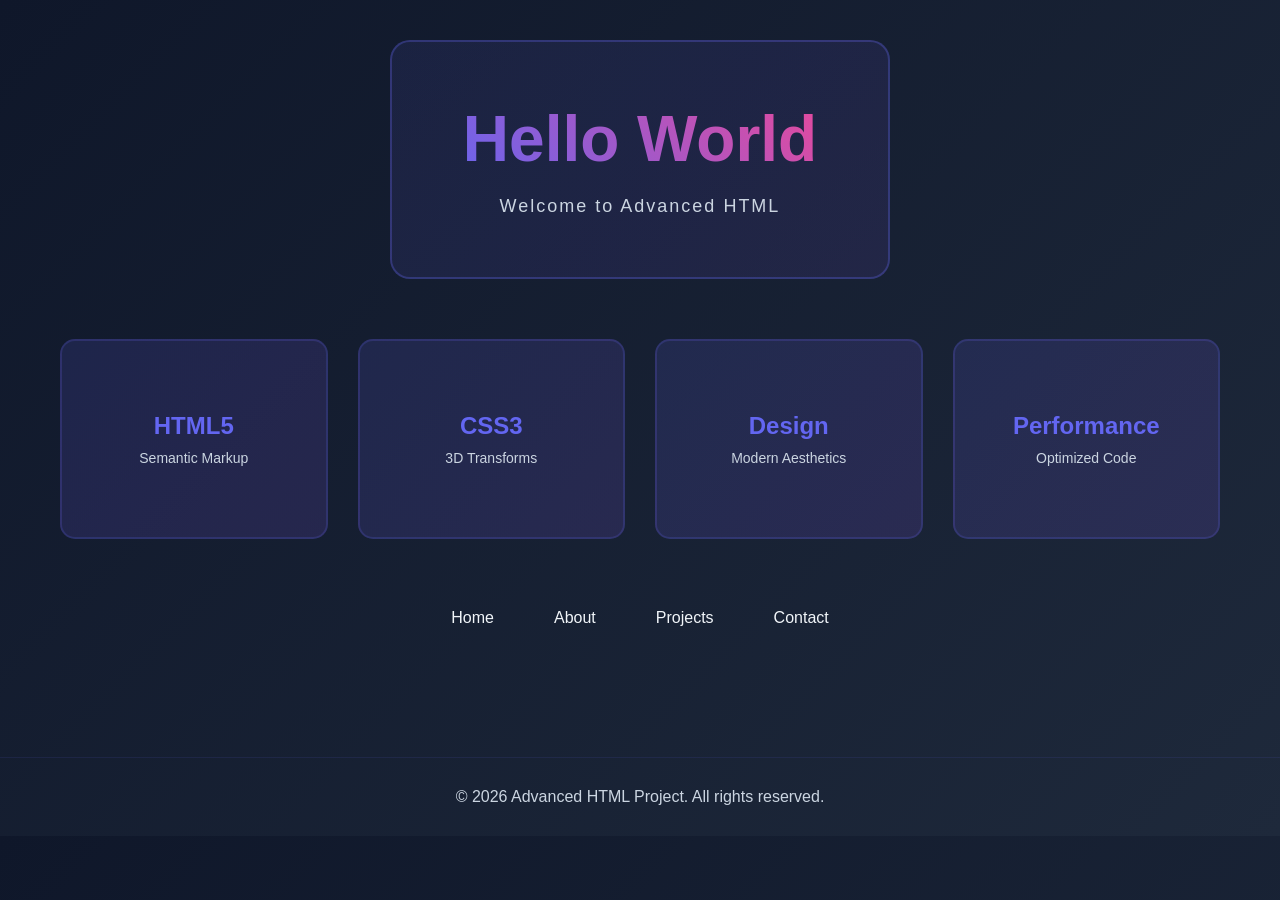
<file: index.html>
<!DOCTYPE html>
<html lang="en">
<head>
    <meta charset="UTF-8">
    <meta name="viewport" content="width=device-width, initial-scale=1.0">
    <title>Hello World - Advanced</title>
    <link rel="stylesheet" href="styles.css">
</head>
<body>
    <div class="container">
        <div class="card 3d-card">
            <div class="card-inner">
                <h1 class="title">Hello World</h1>
                <div class="floating-text">
                    <span>Welcome to Advanced HTML</span>
                </div>
            </div>
        </div>

        <div class="boxes-grid">
            <div class="hover-box">
                <div class="box-content">
                    <h3>HTML5</h3>
                    <p>Semantic Markup</p>
                </div>
            </div>
            <div class="hover-box">
                <div class="box-content">
                    <h3>CSS3</h3>
                    <p>3D Transforms</p>
                </div>
            </div>
            <div class="hover-box">
                <div class="box-content">
                    <h3>Design</h3>
                    <p>Modern Aesthetics</p>
                </div>
            </div>
            <div class="hover-box">
                <div class="box-content">
                    <h3>Performance</h3>
                    <p>Optimized Code</p>
                </div>
            </div>
        </div>

        <nav class="nav-menu">
            <a href="#home" class="nav-link">Home</a>
            <a href="readme.html" class="nav-link">About</a>
            <a href="#projects" class="nav-link">Projects</a>
            <a href="#contact" class="nav-link">Contact</a>
        </nav>
    </div>

    <footer class="footer">
        <p>&copy; 2026 Advanced HTML Project. All rights reserved.</p>
    </footer>
</body>
</html>
</file>
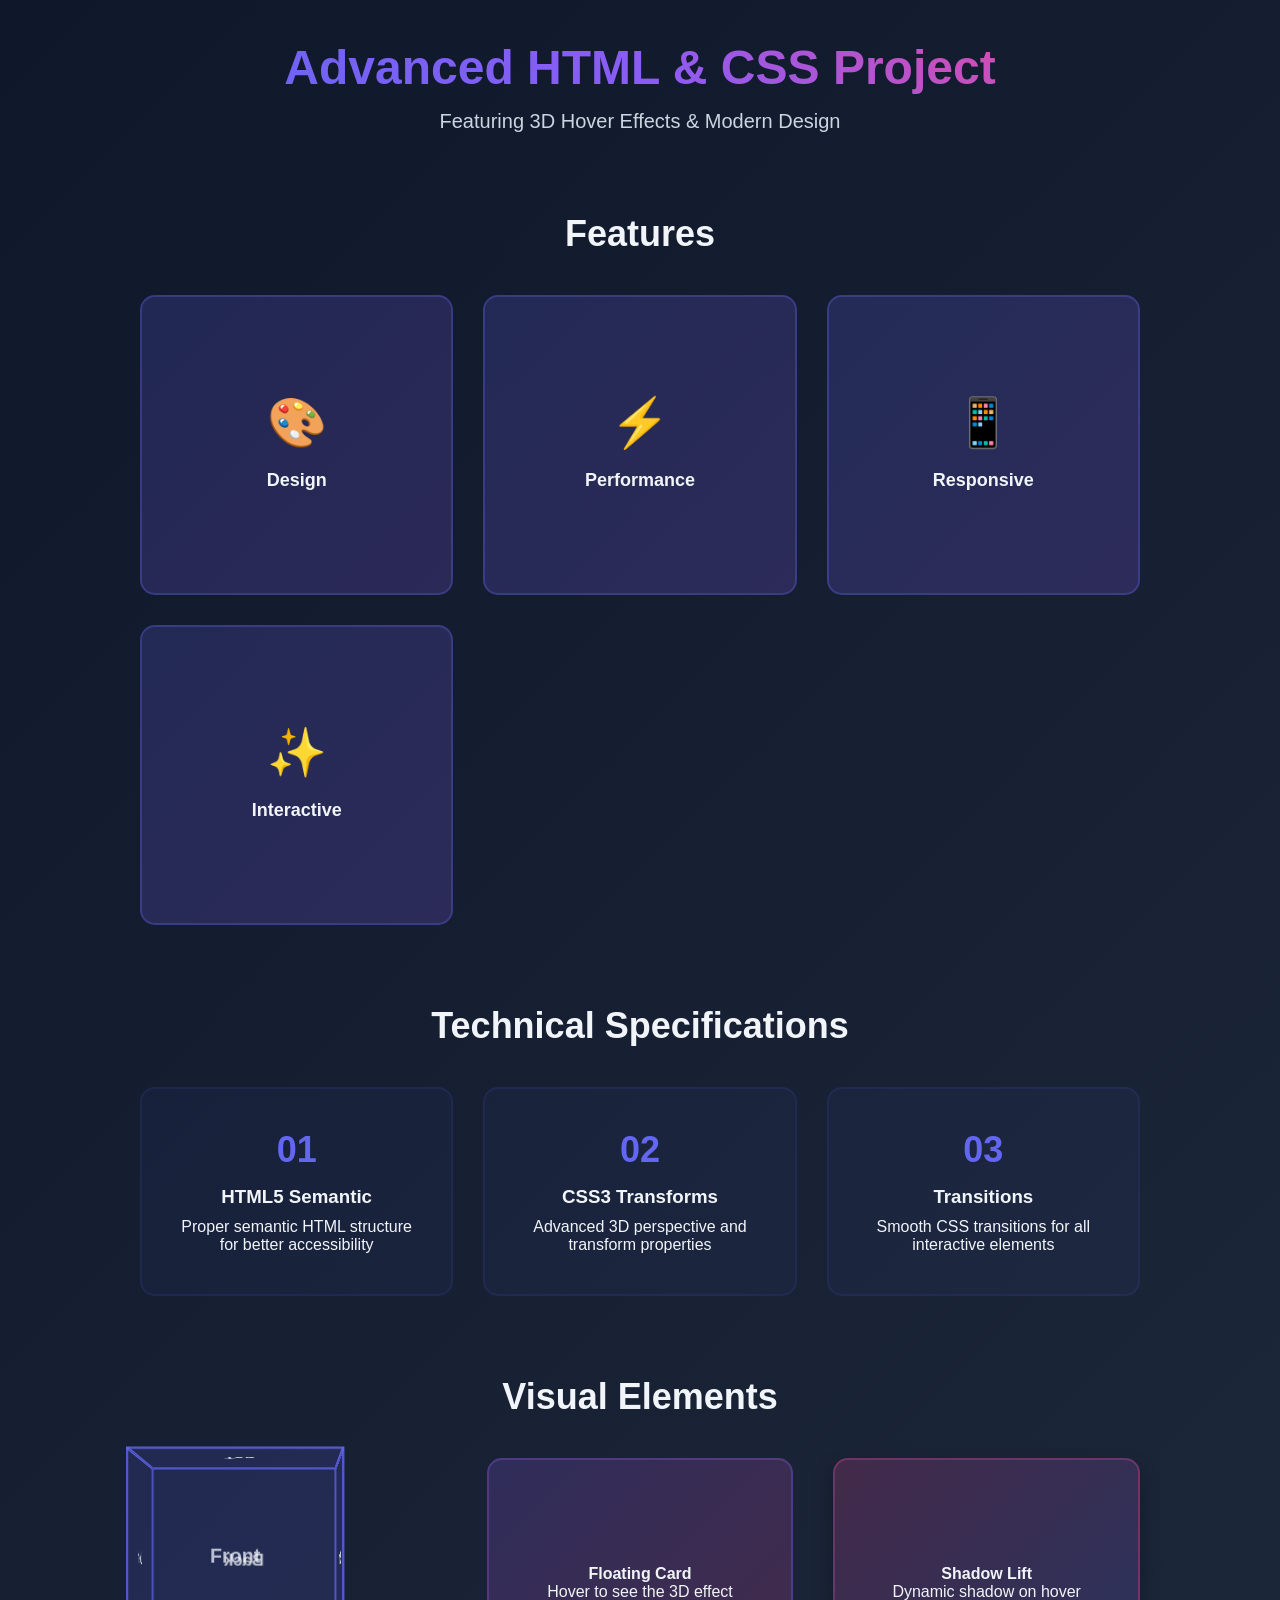
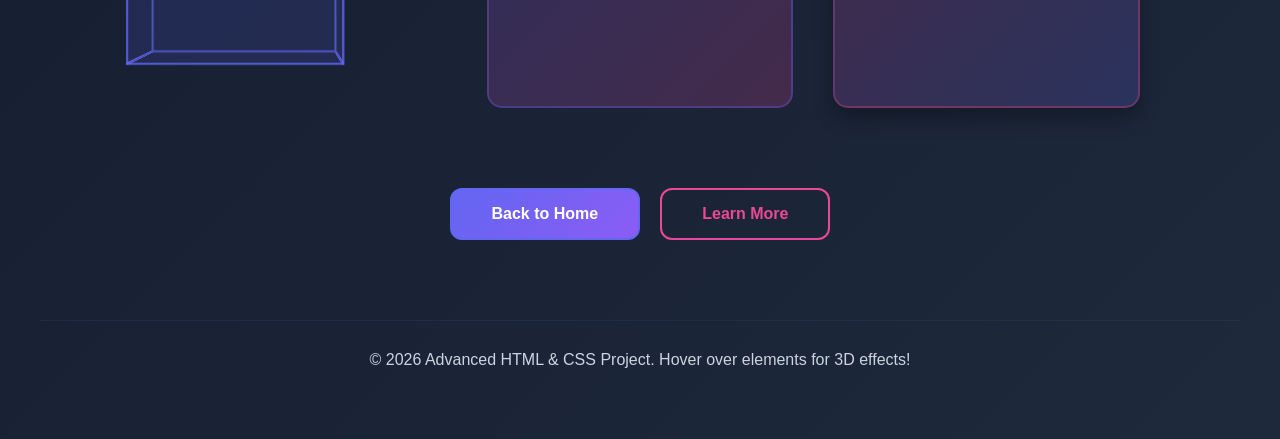
<file: readme.html>
<!DOCTYPE html>
<html lang="en">
<head>
    <meta charset="UTF-8">
    <meta name="viewport" content="width=device-width, initial-scale=1.0">
    <title>README - 3D Hover Effects</title>
    <link rel="stylesheet" href="styles.css">
</head>
<body class="readme-page">
    <div class="readme-container">
        <header class="readme-header">
            <h1 class="readme-title">Advanced HTML & CSS Project</h1>
            <p class="readme-subtitle">Featuring 3D Hover Effects & Modern Design</p>
        </header>

        <section class="features-section">
            <h2>Features</h2>
            <div class="features-grid">
                <div class="feature-card 3d-flip">
                    <div class="flip-inner">
                        <div class="flip-front">
                            <div class="icon">🎨</div>
                            <h3>Design</h3>
                        </div>
                        <div class="flip-back">
                            <p>Beautiful and responsive design with 3D effects</p>
                        </div>
                    </div>
                </div>

                <div class="feature-card 3d-flip">
                    <div class="flip-inner">
                        <div class="flip-front">
                            <div class="icon">⚡</div>
                            <h3>Performance</h3>
                        </div>
                        <div class="flip-back">
                            <p>Optimized CSS animations for smooth interactions</p>
                        </div>
                    </div>
                </div>

                <div class="feature-card 3d-flip">
                    <div class="flip-inner">
                        <div class="flip-front">
                            <div class="icon">📱</div>
                            <h3>Responsive</h3>
                        </div>
                        <div class="flip-back">
                            <p>Works perfectly on all device sizes</p>
                        </div>
                    </div>
                </div>

                <div class="feature-card 3d-flip">
                    <div class="flip-inner">
                        <div class="flip-front">
                            <div class="icon">✨</div>
                            <h3>Interactive</h3>
                        </div>
                        <div class="flip-back">
                            <p>Engaging hover effects with pure CSS3</p>
                        </div>
                    </div>
                </div>
            </div>
        </section>

        <section class="specs-section">
            <h2>Technical Specifications</h2>
            <div class="specs-container">
                <div class="spec-item 3d-spec">
                    <div class="spec-number">01</div>
                    <h3>HTML5 Semantic</h3>
                    <p>Proper semantic HTML structure for better accessibility</p>
                </div>
                <div class="spec-item 3d-spec">
                    <div class="spec-number">02</div>
                    <h3>CSS3 Transforms</h3>
                    <p>Advanced 3D perspective and transform properties</p>
                </div>
                <div class="spec-item 3d-spec">
                    <div class="spec-number">03</div>
                    <h3>Transitions</h3>
                    <p>Smooth CSS transitions for all interactive elements</p>
                </div>
            </div>
        </section>

        <section class="gallery-section">
            <h2>Visual Elements</h2>
            <div class="gallery">
                <div class="gallery-item 3d-cube">
                    <div class="cube-face front">Front</div>
                    <div class="cube-face back">Back</div>
                    <div class="cube-face right">Right</div>
                    <div class="cube-face left">Left</div>
                    <div class="cube-face top">Top</div>
                    <div class="cube-face bottom">Bottom</div>
                </div>

                <div class="gallery-item floating-card">
                    <div class="float-content">
                        <h4>Floating Card</h4>
                        <p>Hover to see the 3D effect</p>
                    </div>
                </div>

                <div class="gallery-item shadow-lift">
                    <div class="lift-content">
                        <h4>Shadow Lift</h4>
                        <p>Dynamic shadow on hover</p>
                    </div>
                </div>
            </div>
        </section>

        <section class="cta-section">
            <div class="cta-buttons">
                <a href="index.html" class="btn btn-primary 3d-button">Back to Home</a>
                <a href="#" class="btn btn-secondary 3d-button">Learn More</a>
            </div>
        </section>
    </div>

    <footer class="footer">
        <p>&copy; 2026 Advanced HTML & CSS Project. Hover over elements for 3D effects!</p>
    </footer>
</body>
</html>
</file>
<file: styles.css>
/* Global Styles */
* {
    margin: 0;
    padding: 0;
    box-sizing: border-box;
}

:root {
    --primary-color: #6366f1;
    --secondary-color: #8b5cf6;
    --accent-color: #ec4899;
    --bg-dark: #0f172a;
    --bg-light: #1e293b;
    --text-light: #f1f5f9;
    --text-muted: #cbd5e1;
}

body {
    font-family: 'Segoe UI', Tahoma, Geneva, Verdana, sans-serif;
    background: linear-gradient(135deg, var(--bg-dark) 0%, var(--bg-light) 100%);
    color: var(--text-light);
    overflow-x: hidden;
    perspective: 1000px;
}

.container {
    max-width: 1200px;
    margin: 0 auto;
    padding: 40px 20px;
}

/* Header & Navigation */
.nav-menu {
    display: flex;
    justify-content: center;
    gap: 20px;
    margin-top: 40px;
    flex-wrap: wrap;
}

.nav-link {
    color: var(--text-light);
    text-decoration: none;
    padding: 10px 20px;
    border-radius: 8px;
    transition: all 0.3s ease;
    position: relative;
}

.nav-link::before {
    content: '';
    position: absolute;
    bottom: 0;
    left: 50%;
    width: 0;
    height: 2px;
    background: var(--primary-color);
    transform: translateX(-50%);
    transition: width 0.3s ease;
}

.nav-link:hover::before {
    width: 100%;
}

.nav-link:hover {
    transform: translateY(-2px);
}

/* 3D Card - Main Hello World */
.card {
    width: 100%;
    max-width: 500px;
    margin: 0 auto 60px;
    perspective: 1000px;
}

.card-inner {
    width: 100%;
    padding: 60px 40px;
    background: linear-gradient(145deg, rgba(99, 102, 241, 0.1), rgba(139, 92, 246, 0.1));
    border: 2px solid rgba(99, 102, 241, 0.3);
    border-radius: 20px;
    text-align: center;
    transition: all 0.6s cubic-bezier(0.25, 0.46, 0.45, 0.94);
    transform-style: preserve-3d;
}

.card:hover .card-inner {
    transform: rotateX(10deg) rotateY(5deg) scale(1.05);
    border-color: var(--primary-color);
    box-shadow: 0 30px 60px rgba(99, 102, 241, 0.3);
}

.title {
    font-size: 64px;
    font-weight: 700;
    background: linear-gradient(45deg, var(--primary-color), var(--accent-color));
    -webkit-background-clip: text;
    -webkit-text-fill-color: transparent;
    background-clip: text;
    margin-bottom: 20px;
    animation: float 3s ease-in-out infinite;
}

.floating-text {
    font-size: 18px;
    color: var(--text-muted);
    letter-spacing: 2px;
}

@keyframes float {
    0%, 100% {
        transform: translateY(0px);
    }
    50% {
        transform: translateY(-10px);
    }
}

/* Boxes Grid - 3D Hover */
.boxes-grid {
    display: grid;
    grid-template-columns: repeat(auto-fit, minmax(200px, 1fr));
    gap: 30px;
    margin: 60px 0;
}

.hover-box {
    height: 200px;
    perspective: 1000px;
    cursor: pointer;
}

.box-content {
    width: 100%;
    height: 100%;
    padding: 30px;
    background: linear-gradient(135deg, rgba(99, 102, 241, 0.15), rgba(139, 92, 246, 0.15));
    border: 2px solid rgba(99, 102, 241, 0.2);
    border-radius: 15px;
    display: flex;
    flex-direction: column;
    justify-content: center;
    align-items: center;
    text-align: center;
    transition: all 0.4s cubic-bezier(0.23, 1, 0.320, 1);
    transform: translateZ(0);
}

.hover-box:hover .box-content {
    transform: rotateX(20deg) rotateY(-20deg) translateZ(30px);
    background: linear-gradient(135deg, rgba(99, 102, 241, 0.25), rgba(139, 92, 246, 0.25));
    border-color: var(--primary-color);
    box-shadow: 0 20px 50px rgba(99, 102, 241, 0.4);
}

.box-content h3 {
    font-size: 24px;
    margin-bottom: 10px;
    color: var(--primary-color);
}

.box-content p {
    font-size: 14px;
    color: var(--text-muted);
}

/* Footer */
.footer {
    text-align: center;
    padding: 30px 20px;
    color: var(--text-muted);
    border-top: 1px solid rgba(99, 102, 241, 0.1);
    margin-top: 80px;
}

/* README Page Styles */
.readme-page {
    padding: 40px;
}

.readme-container {
    max-width: 1000px;
    margin: 0 auto;
}

.readme-header {
    text-align: center;
    margin-bottom: 80px;
}

.readme-title {
    font-size: 48px;
    margin-bottom: 15px;
    background: linear-gradient(45deg, var(--primary-color), var(--secondary-color), var(--accent-color));
    -webkit-background-clip: text;
    -webkit-text-fill-color: transparent;
    background-clip: text;
}

.readme-subtitle {
    font-size: 20px;
    color: var(--text-muted);
}

/* Sections */
.features-section h2,
.specs-section h2,
.gallery-section h2 {
    font-size: 36px;
    margin-bottom: 40px;
    text-align: center;
}

/* Features Grid - 3D Flip Cards */
.features-grid {
    display: grid;
    grid-template-columns: repeat(auto-fit, minmax(250px, 1fr));
    gap: 30px;
    margin-bottom: 80px;
}

.feature-card {
    height: 300px;
    perspective: 1000px;
    cursor: pointer;
}

.flip-inner {
    width: 100%;
    height: 100%;
    position: relative;
    transition: transform 0.6s;
    transform-style: preserve-3d;
}

.feature-card:hover .flip-inner {
    transform: rotateY(180deg);
}

.flip-front,
.flip-back {
    width: 100%;
    height: 100%;
    padding: 30px;
    background: linear-gradient(135deg, rgba(99, 102, 241, 0.2), rgba(139, 92, 246, 0.2));
    border: 2px solid rgba(99, 102, 241, 0.3);
    border-radius: 15px;
    display: flex;
    flex-direction: column;
    justify-content: center;
    align-items: center;
    text-align: center;
    backface-visibility: hidden;
    position: absolute;
    top: 0;
    left: 0;
    transition: all 0.3s ease;
}

.flip-front {
    transform: rotateY(0deg);
}

.flip-back {
    transform: rotateY(180deg);
    background: linear-gradient(135deg, rgba(236, 72, 153, 0.2), rgba(99, 102, 241, 0.2));
}

.icon {
    font-size: 48px;
    margin-bottom: 15px;
}

.flip-front h3,
.flip-back p {
    font-size: 18px;
    line-height: 1.6;
}

.feature-card:hover .flip-front,
.feature-card:hover .flip-back {
    box-shadow: 0 25px 50px rgba(99, 102, 241, 0.3);
}

/* Specs Section */
.specs-section {
    margin-bottom: 80px;
}

.specs-container {
    display: grid;
    grid-template-columns: repeat(auto-fit, minmax(250px, 1fr));
    gap: 30px;
}

.spec-item {
    padding: 40px 30px;
    background: rgba(99, 102, 241, 0.05);
    border: 2px solid rgba(99, 102, 241, 0.1);
    border-radius: 15px;
    transition: all 0.4s ease;
    text-align: center;
}

.spec-item:hover {
    transform: translateY(-15px) rotateX(5deg) rotateZ(2deg);
    background: rgba(99, 102, 241, 0.15);
    border-color: var(--primary-color);
    box-shadow: 0 30px 60px rgba(99, 102, 241, 0.25);
}

.spec-number {
    font-size: 36px;
    font-weight: 700;
    color: var(--primary-color);
    margin-bottom: 15px;
}

.spec-item h3 {
    margin-bottom: 10px;
}

/* Gallery Section */
.gallery-section {
    margin-bottom: 80px;
}

.gallery {
    display: grid;
    grid-template-columns: repeat(auto-fit, minmax(250px, 1fr));
    gap: 40px;
    margin-top: 40px;
}

.gallery-item {
    height: 250px;
    perspective: 1200px;
}

/* 3D Cube */
.3d-cube {
    position: relative;
    width: 200px;
    height: 200px;
    margin: 0 auto;
    transform-style: preserve-3d;
    animation: rotateCube 20s infinite linear;
}

@keyframes rotateCube {
    0% {
        transform: rotateX(0deg) rotateY(0deg);
    }
    100% {
        transform: rotateX(360deg) rotateY(360deg);
    }
}

.cube-face {
    position: absolute;
    width: 200px;
    height: 200px;
    background: rgba(99, 102, 241, 0.1);
    border: 2px solid var(--primary-color);
    display: flex;
    align-items: center;
    justify-content: center;
    font-weight: bold;
    font-size: 18px;
    opacity: 0.8;
}

.cube-face.front {
    transform: translateZ(100px);
}

.cube-face.back {
    transform: rotateY(180deg) translateZ(100px);
}

.cube-face.right {
    transform: rotateY(90deg) translateZ(100px);
}

.cube-face.left {
    transform: rotateY(-90deg) translateZ(100px);
}

.cube-face.top {
    transform: rotateX(90deg) translateZ(100px);
}

.cube-face.bottom {
    transform: rotateX(-90deg) translateZ(100px);
}

/* Floating Card */
.floating-card {
    cursor: pointer;
}

.float-content {
    width: 100%;
    height: 100%;
    padding: 30px;
    background: linear-gradient(135deg, rgba(139, 92, 246, 0.2), rgba(236, 72, 153, 0.2));
    border: 2px solid rgba(139, 92, 246, 0.3);
    border-radius: 15px;
    display: flex;
    flex-direction: column;
    justify-content: center;
    align-items: center;
    text-align: center;
    transition: all 0.4s cubic-bezier(0.23, 1, 0.320, 1);
}

.gallery-item.floating-card:hover .float-content {
    transform: translateY(-20px) rotateX(-10deg) rotateZ(5deg);
    background: linear-gradient(135deg, rgba(139, 92, 246, 0.3), rgba(236, 72, 153, 0.3));
    box-shadow: 0 40px 80px rgba(139, 92, 246, 0.4);
    border-color: var(--secondary-color);
}

/* Shadow Lift */
.shadow-lift {
    cursor: pointer;
}

.lift-content {
    width: 100%;
    height: 100%;
    padding: 30px;
    background: linear-gradient(135deg, rgba(236, 72, 153, 0.2), rgba(99, 102, 241, 0.2));
    border: 2px solid rgba(236, 72, 153, 0.3);
    border-radius: 15px;
    display: flex;
    flex-direction: column;
    justify-content: center;
    align-items: center;
    text-align: center;
    transition: all 0.4s ease;
    box-shadow: 0 10px 20px rgba(0, 0, 0, 0.3);
}

.gallery-item.shadow-lift:hover .lift-content {
    transform: translateY(-25px) scale(1.05) rotateY(3deg);
    box-shadow: 0 50px 100px rgba(236, 72, 153, 0.5);
    border-color: var(--accent-color);
}

/* CTA Buttons */
.cta-section {
    text-align: center;
    margin: 80px 0;
}

.cta-buttons {
    display: flex;
    gap: 20px;
    justify-content: center;
    flex-wrap: wrap;
}

.btn {
    padding: 15px 40px;
    border-radius: 12px;
    text-decoration: none;
    font-weight: 600;
    font-size: 16px;
    cursor: pointer;
    border: 2px solid;
    transition: all 0.4s ease;
    display: inline-block;
    perspective: 1000px;
}

.btn-primary {
    background: linear-gradient(135deg, var(--primary-color), var(--secondary-color));
    border-color: var(--primary-color);
    color: white;
}

.btn-primary:hover {
    transform: translateY(-5px) rotateX(5deg);
    box-shadow: 0 20px 40px rgba(99, 102, 241, 0.4);
}

.btn-secondary {
    background: transparent;
    border-color: var(--accent-color);
    color: var(--accent-color);
}

.btn-secondary:hover {
    background: rgba(236, 72, 153, 0.1);
    transform: translateY(-5px) rotateY(-5deg);
    box-shadow: 0 20px 40px rgba(236, 72, 153, 0.3);
}

.3d-button {
    transform-style: preserve-3d;
}

/* Responsive Design */
@media (max-width: 768px) {
    .title {
        font-size: 36px;
    }

    .readme-title {
        font-size: 28px;
    }

    .boxes-grid {
        grid-template-columns: repeat(2, 1fr);
    }

    .features-grid,
    .specs-container {
        grid-template-columns: 1fr;
    }

    .nav-menu {
        flex-direction: column;
        align-items: center;
    }
}

@media (max-width: 480px) {
    .container {
        padding: 20px 10px;
    }

    .title {
        font-size: 28px;
    }

    .boxes-grid {
        grid-template-columns: 1fr;
    }
}
</file>
